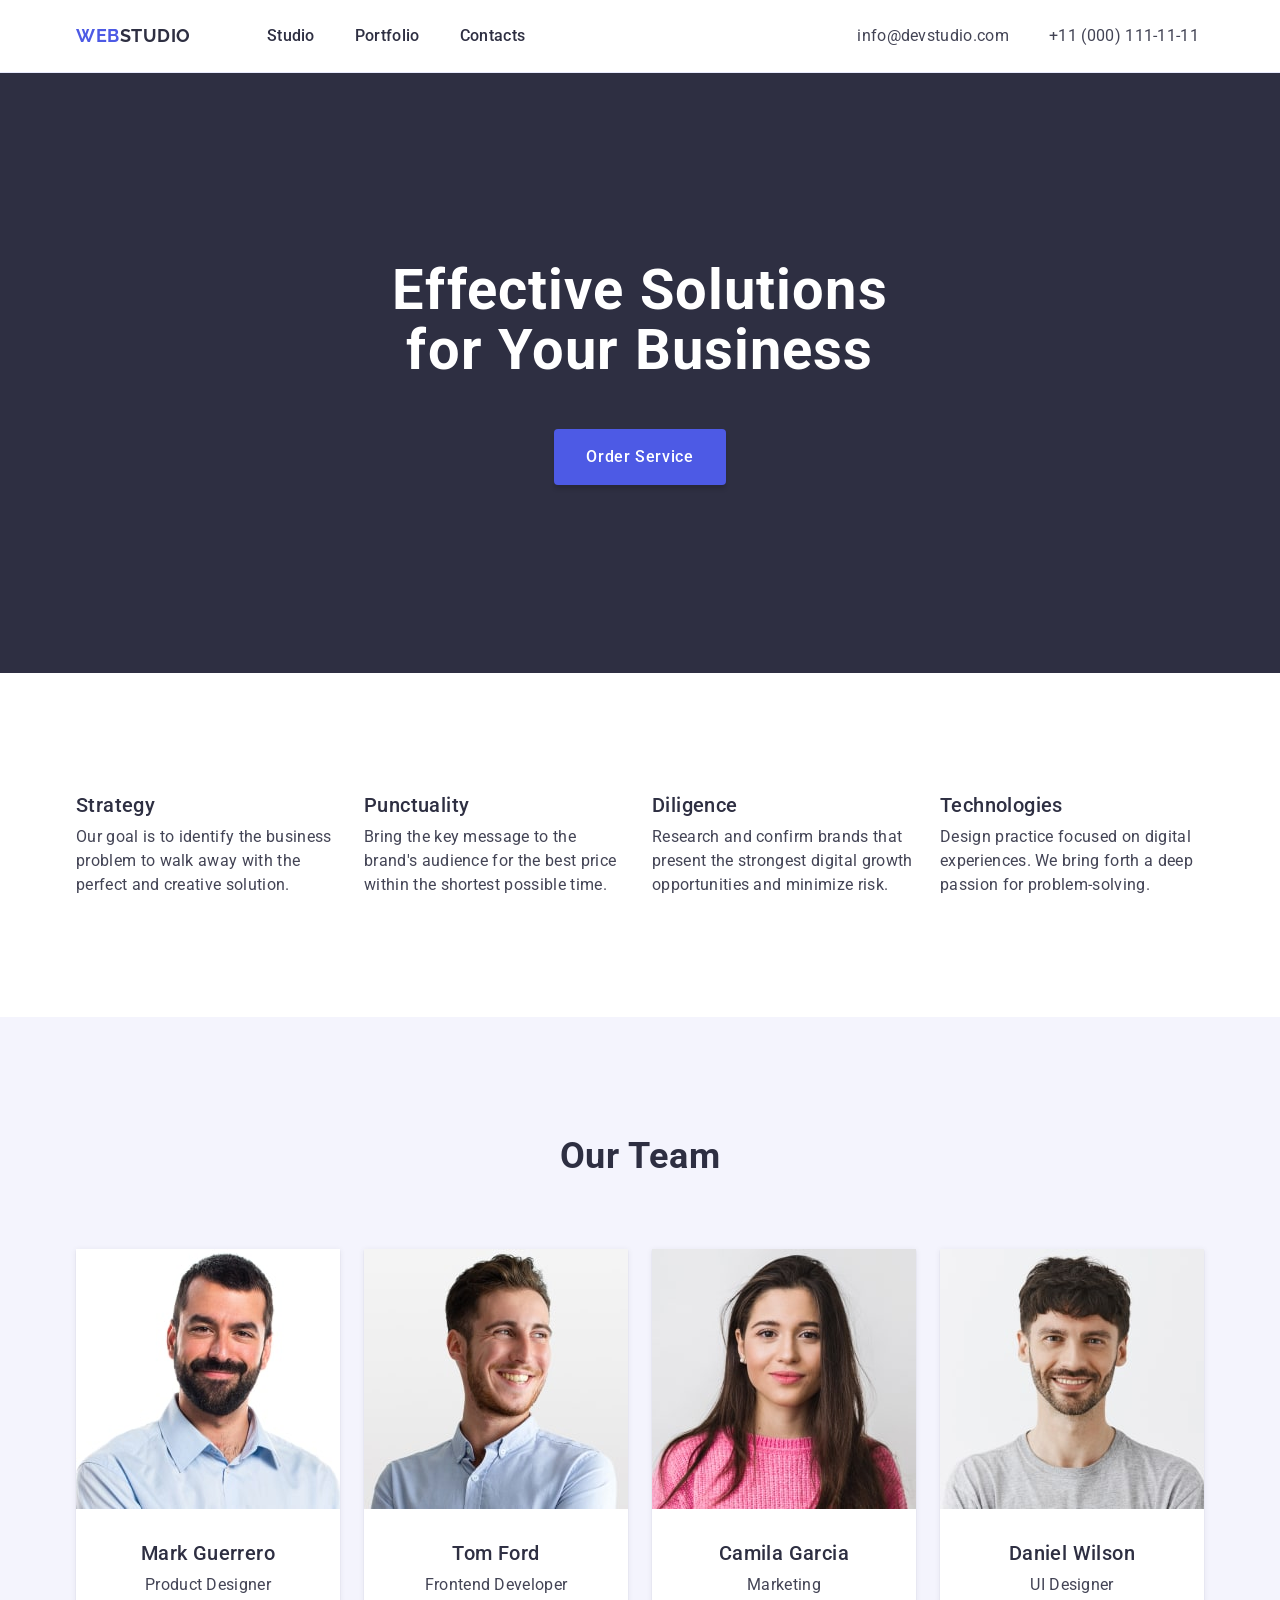
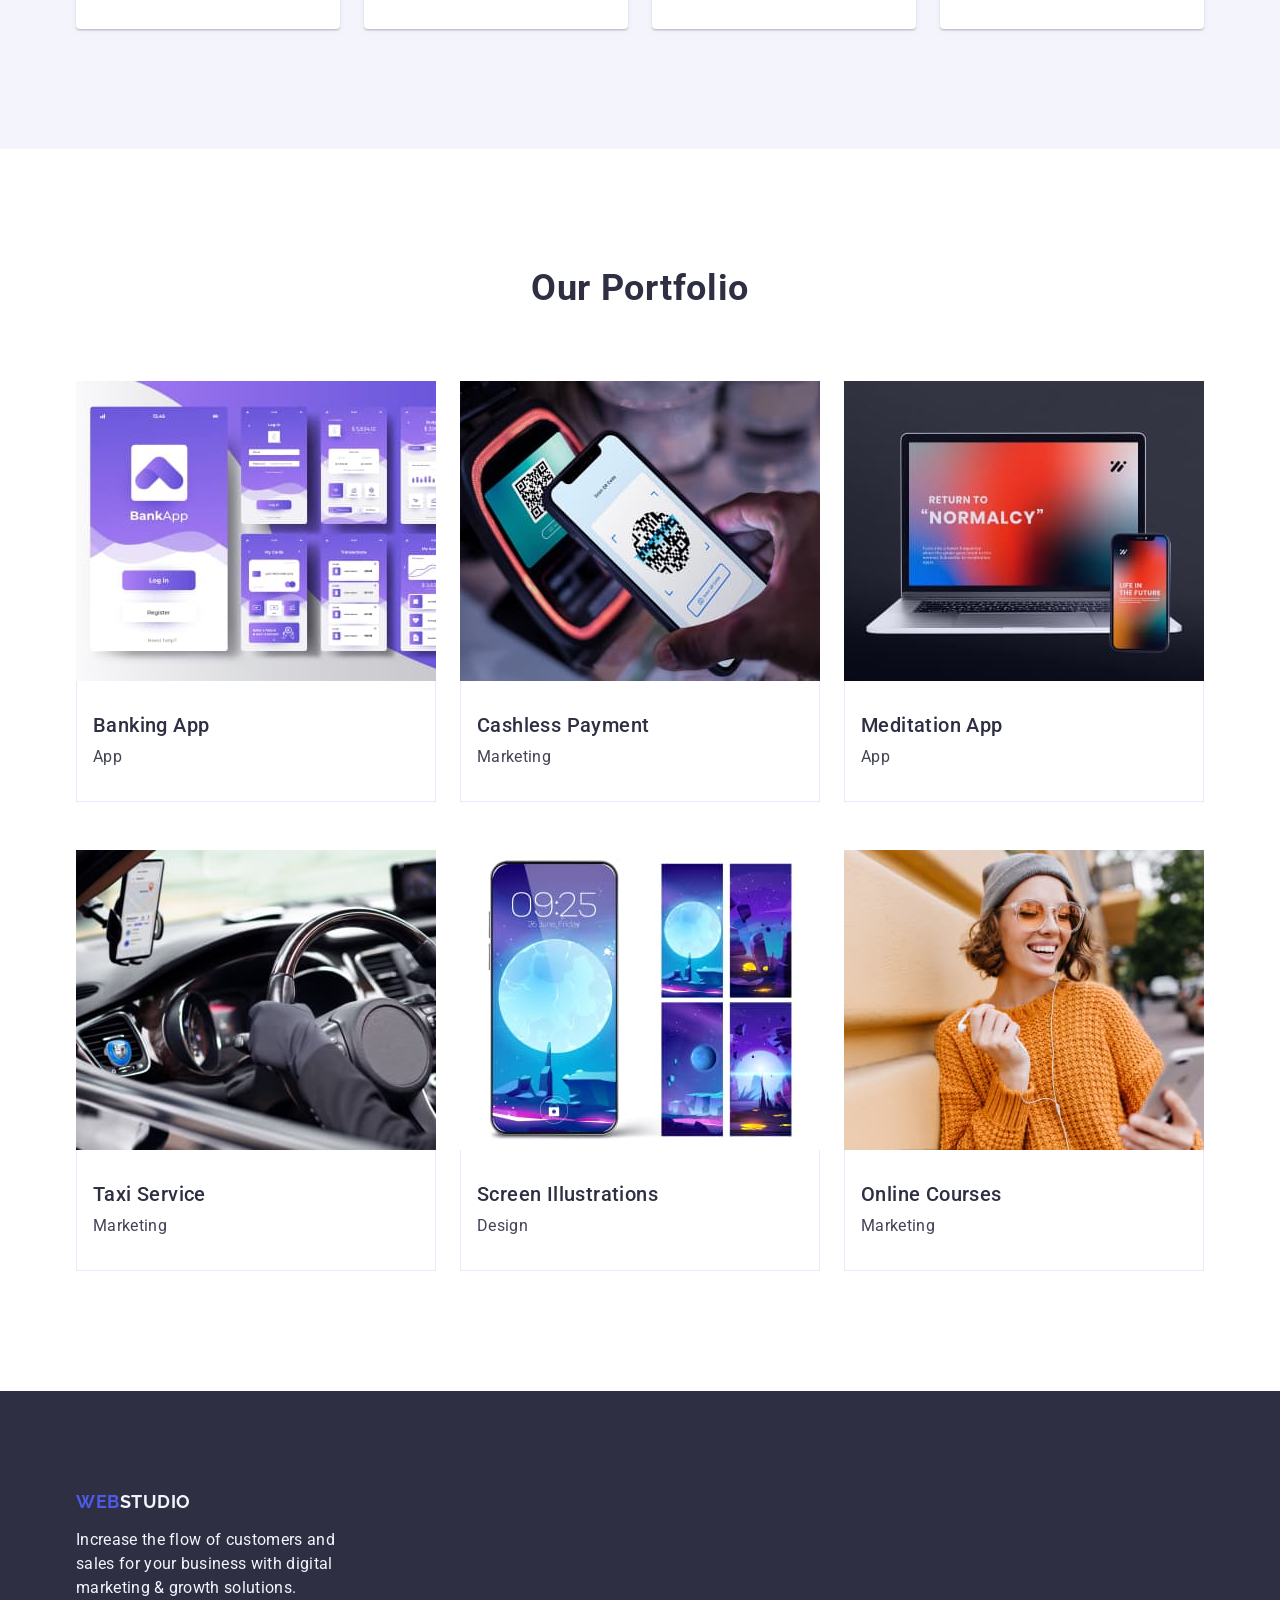
<file: index.html>
<!DOCTYPE html>
<html lang="en">
<head>
    <meta charset="UTF-8">
    <meta http-equiv="X-UA-Compatible" content="IE=edge">
    <meta name="viewport" content="width=device-width, initial-scale=1.0">
    <link rel="stylesheet"
    href="https://cdnjs.cloudflare.com/ajax/libs/modern-normalize/1.0.0/modern-normalize.min.css">
    <link rel="preconnect" href="https://fonts.googleapis.com">
    <link rel="preconnect" href="https://fonts.gstatic.com" crossorigin>
    <link href="https://fonts.googleapis.com/css2?family=Raleway:wght@700&family=Roboto:wght@400;500;700&display=swap" rel="stylesheet">
    <link rel="stylesheet" href="./css/styles.css" >
    <title>WEBStudio</title>
</head>
<body>
    <header class="header">
        <div class="container">
            <nav class="nav-header">
                <a class="logo" href="./index.html">WEB<span class="logo-studio">Studio</span></a>
                <ul class="list-menu">
                    <li><a class="menu" href="./index.html">Studio</a></li>
                    <li><a class="menu" href="">Portfolio</a></li>
                    <li><a class="menu" href="">Contacts</a></li>
                </ul>
            </nav>
            <address class="contacts-adr">
                <ul class="list-contacts">
                    <li><a class="contacts" href="mailto:info@devstudio.com">info@devstudio.com</a></li>
                    <li><a class="contacts" href="tel:+110001111111">+11 (000) 111-11-11</a></li>
                </ul>
            </address>
        </div>
    </header>
    <main>
        <section class="hero">
            <div class="container">
                <h1 class="hero-title">Effective Solutions for Your Business</h1>
                <button class="button-order" type="button">Order Service</button>
            </div>
        </section>
        <section class="benefits section">
            <div class="container">
                <h2 class="visually-hidden">Benefits</h2>
                <ul class="benefits-list">
                    <li class="benefits-item">
                        <h3 class="benefits-title">Strategy</h3>
                        <p class="benefits-text">Our goal is to identify the business problem to walk away with the perfect and creative solution. </p>     
                    </li>
                    <li class="benefits-item">
                        <h3 class="benefits-title">Punctuality</h3>
                        <p class="benefits-text">Bring the key message to the brand's audience for the best price within the shortest possible time.</p>
                    </li>
                    <li class="benefits-item">
                        <h3 class="benefits-title">Diligence</h3>
                        <p class="benefits-text">Research and confirm brands that present the strongest digital growth opportunities and minimize risk.</p>
                    </li>
                    <li class="benefits-item">
                        <h3 class="benefits-title">Technologies</h3>
                        <p class="benefits-text">Design practice focused on digital experiences. We bring forth a deep passion for problem-solving.</p>
                    </li>
                </ul>
            </div>
        </section>
        <section class="team section">
            <div class="container">
                <h2 class="team-title">Our Team</h2>
                <ul class="team-list">
                    <li class="team-card">
                        <img width="264" height="260" src="./images/photo1.jpg" alt="Mark Guerrero, Product Designer">
                        <div class="team-card-text">      
                            <h3 class="team-card-title">Mark Guerrero</h3>
                            <p class="team-text">Product Designer</p>
                        </div>
                    </li>
                    <li class="team-card">
                        <img width="264" height="260" src="./images/photo2.jpg" alt="Tom Ford Frontend, Developer">
                        <div class="team-card-text">
                            <h3 class="team-card-title">Tom Ford</h3>
                            <p class="team-text">Frontend Developer</p>
                        </div>
                    </li>
                    <li class="team-card">
                        <img width="264" height="260" src="./images/photo3.jpg" alt="Camila Garcia, Marketing">
                        <div class="team-card-text">
                            <h3 class="team-card-title">Camila Garcia</h3>
                            <p class="team-text">Marketing</p>
                        </div>
                    </li>
                    <li class="team-card">
                        <img width="264" height="260" src="./images/photo4.jpg" alt="Daniel Wilson, UI Designer">
                        <div class="team-card-text">
                            <h3 class="team-card-title">Daniel Wilson</h3>
                            <p class="team-text">UI Designer</p>
                        </div>
                    </li>
                </ul>
            </div>
        </section>
        <section class="portfolio section">
            <div class="container">
                <h2 class="portfolio-title">Our Portfolio</h2>
                <ul class="portfolio-list">
                    <li class="portfolio-card">
                        <img width="360" height="300" src="./images/portfolio1.jpg" alt="Picture banking application">
                        <div class="portfolio-item">
                            <h3 class="portfolio-title-card">Banking App</h3>
                            <p class="portfolio-text">App</p>
                        </div>
                    </li>
                    <li class="portfolio-card">
                        <img width="360" height="300" src="./images/portfolio2.jpg" alt="Phone and gadget">
                        <div class="portfolio-item">   
                            <h3 class="portfolio-title-card">Cashless Payment</h3>
                            <p class="portfolio-text">Marketing</p>
                        </div>
                    </li>
                    <li class="portfolio-card">
                        <img width="360" height="300" src="./images/portfolio3.jpg" alt="Picture meditaion application">
                        <div class="portfolio-item">
                            <h3 class="portfolio-title-card">Meditation App</h3>
                            <p class="portfolio-text">App</p>
                        </div>
                    </li>
                    <li class="portfolio-card">
                        <img width="360" height="300" src="./images/portfolio4.jpg" alt="Taxi Service">
                        <div class="portfolio-item">
                            <h3 class="portfolio-title-card">Taxi Service</h3>
                            <p class="portfolio-text">Marketing</p>
                        </div>
                    </li>
                    <li class="portfolio-card">
                        <img width="360" height="300" src="./images/portfolio5.jpg" alt="Picture meditaion application">
                        <div class="portfolio-item">
                            <h3 class="portfolio-title-card">Screen Illustrations</h3>
                            <p class="portfolio-text">Design</p>
                        </div>
                    </li>
                    <li class="portfolio-card">
                        <img width="360" height="300" src="./images/portfolio6.jpg" alt="Picture meditaion application">
                        <div class="portfolio-item">
                            <h3 class="portfolio-title-card">Online Courses</h3>
                            <p class="portfolio-text">Marketing</p>
                        </div>
                    </li>
                </ul>
            </div>
        </section>
    </main>
    <footer class="footer">
        <div class="container">
            <a class="logo footer-link" href="./index.html">WEB<span class="logo-studio-footer">Studio</span></a>
            <p class="footer-text">
                Increase the flow of customers and
                sales for your business with digital
                marketing & growth solutions.
            </p>
        </div>
    </footer>
</body>
</html>
</file>
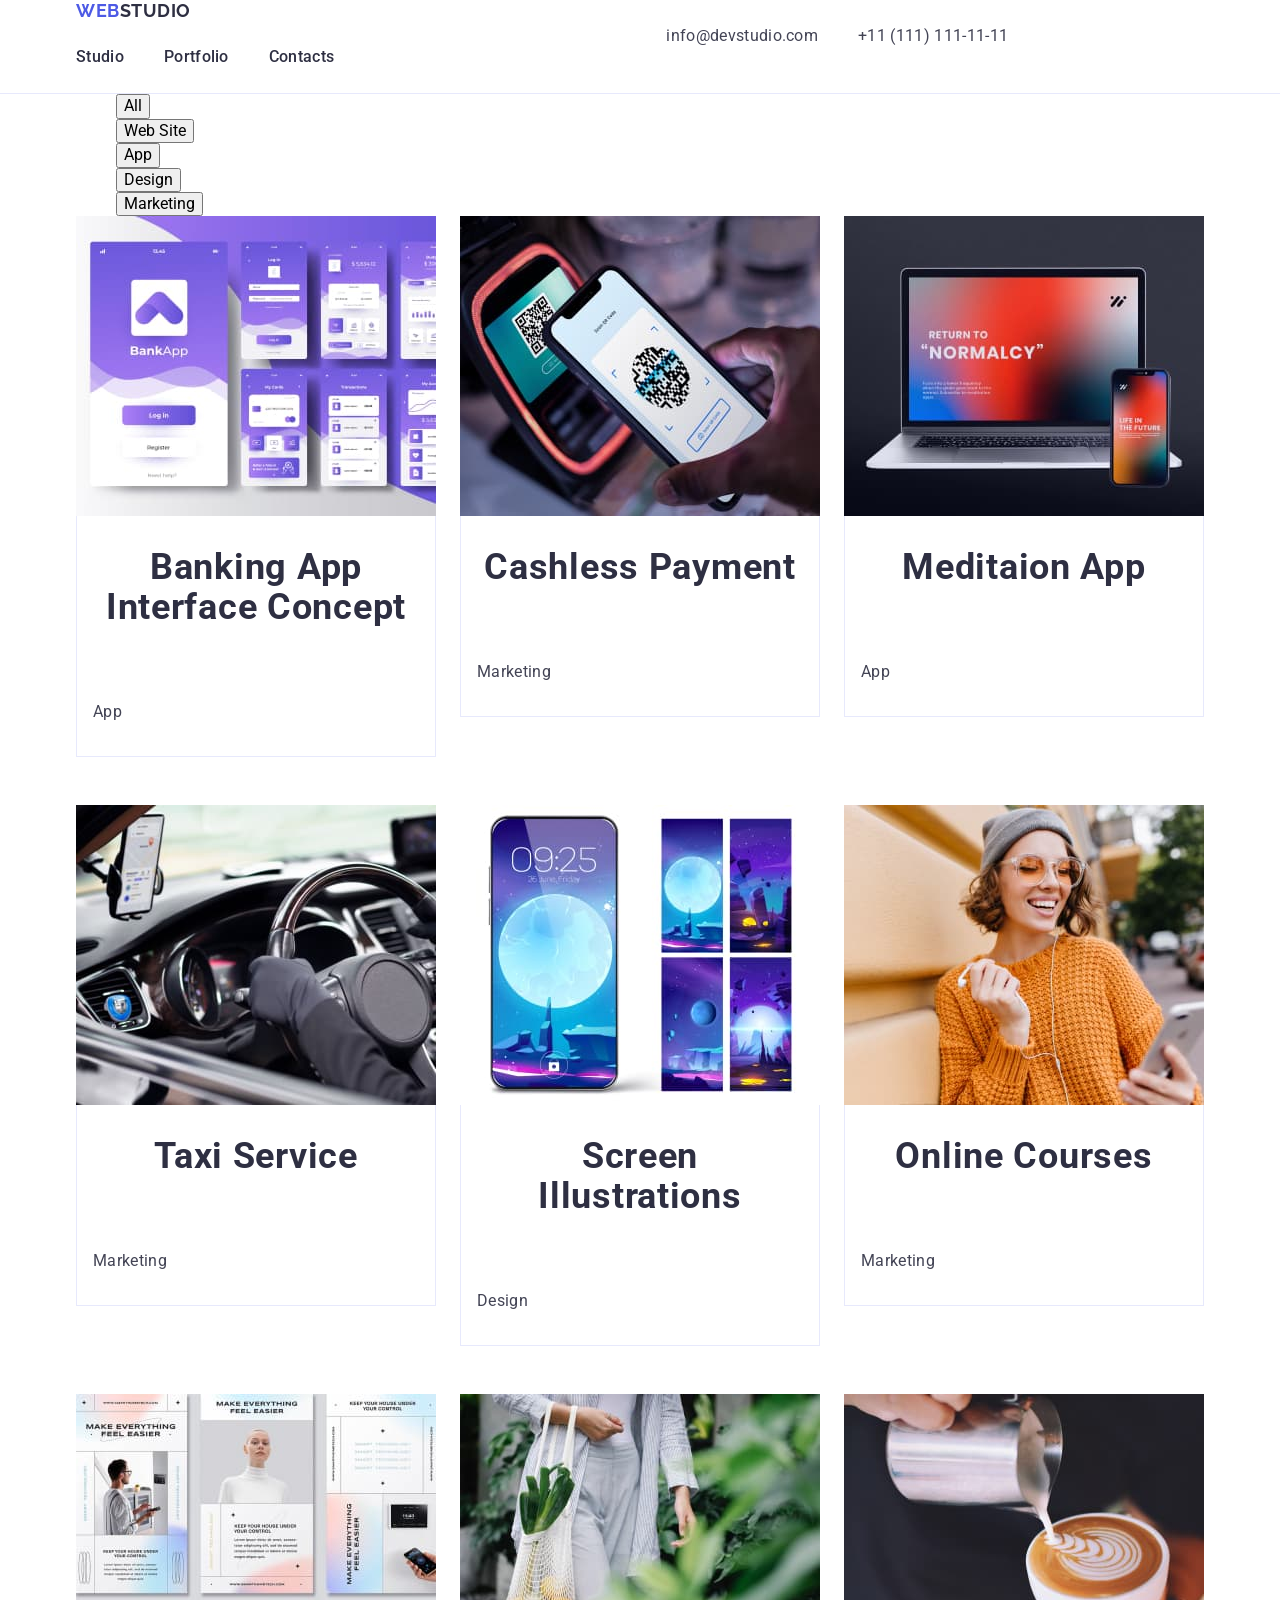
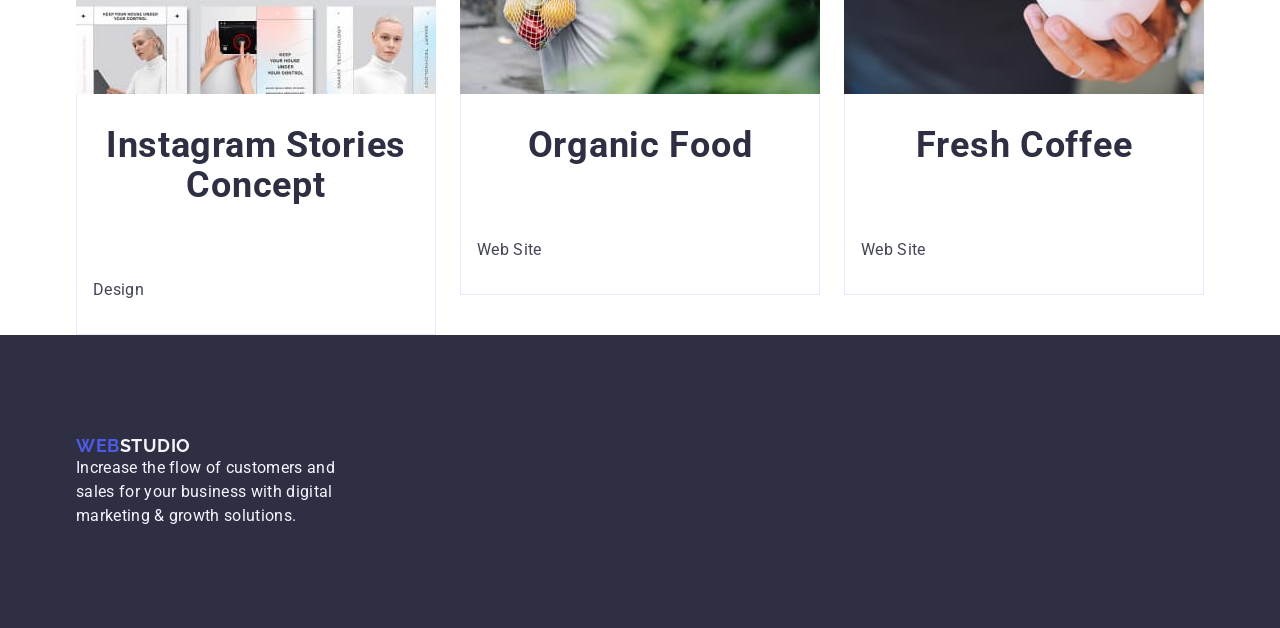
<file: portfolio.html>
<!DOCTYPE html>
<html lang="en">
<head>
    <meta charset="UTF-8">
    <meta http-equiv="X-UA-Compatible" content="IE=edge">
    <meta name="viewport" content="width=device-width, initial-scale=1.0">
    <link rel="stylesheet"
    href="https://cdnjs.cloudflare.com/ajax/libs/modern-normalize/1.0.0/modern-normalize.min.css"/>
    <link rel="preconnect" href="https://fonts.googleapis.com">
    <link rel="preconnect" href="https://fonts.gstatic.com" crossorigin>
    <link href="https://fonts.googleapis.com/css2?family=Raleway:wght@800&family=Roboto:wght@400;500;700;900&display=swap" rel="stylesheet">
    <link rel="stylesheet" href="./css/styles.css" />
    <title>Portfolio</title>
</head>
<body>
    <header class="header">
        <div class="container">
            <nav>
                <a class="logo" href="./portfolio.html">WEB<span class="logo-studio">STUDIO</span></a>
                <ul class="list-menu">
                    <li><a class="menu" href="./index.html">Studio</a></li>
                    <li><a class="menu" href="./portfolio.html">Portfolio</a></li>
                    <li><a class="menu" href="./index.html">Contacts</a></li>
                </ul>
            </nav>
            <ul class="list-contacts">
                <li><a class="contacts" href=mailto:info@devstudio.com">info@devstudio.com</a></li>
                <li><a class="contacts" href="tel:+11(111)1111111">+11 (111) 111-11-11</a></li>
            </ul>
        </div>
    </header>
    <main>
        <section class="portfolio">
            <div class="container">
                <h1 hidden>Portfolio</h1>
                <ul class="portfolio-buttons-list">
                    <li>
                        <button class="button-filter" type="button">All</button>
                    </li>
                    <li>
                        <button class="button-filter" type="button">Web Site</button>
                    </li>
                    <li>
                        <button class="button-filter" type="button">App</button>
                    </li>
                    <li>
                        <button class="button-filter" type="button">Design</button>
                    </li>
                    <li>
                        <button class="button-filter" type="button">Marketing</button>
                    </li>
                </ul>
                <ul class="portfolio-list">
                    <li class="portfolio-card">
                        <a class="link" href="">
                            <img width="360" height="300" src="./images/portfolio1.jpg" alt="Picture banking application">
                            <div class="portfolio-item">
                                <h2 class="portfolio-title">Banking App Interface Concept</h2>
                                <p class="portfolio-text">App</p>
                            </div>
                        </a>
                    </li>
                    <li class="portfolio-card">
                        <a class="link" href="">
                            <img width="360" height="300" src="./images/portfolio2.jpg" alt="Phone and gadget">
                            <div class="portfolio-item">
                                <h2 class="portfolio-title">Cashless Payment</h2>
                                <p class="portfolio-text">Marketing</p>
                            </div>
                        </a>
                    </li>
                    <li class="portfolio-card">
                        <a class="link" href="">
                            <img width="360" height="300" src="./images/portfolio3.jpg" alt="Picture meditaion application">
                            <div class="portfolio-item">
                                <h2 class="portfolio-title">Meditaion App</h2>
                                <p class="portfolio-text">App</p>
                            </div>
                        </a>
                    </li>
                    <li class="portfolio-card">
                        <a class="link" href="">
                            <img width="360" height="300" src="./images/portfolio4.jpg" alt="Taxi Service">
                            <div class="portfolio-item">
                                <h2 class="portfolio-title">Taxi Service</h2>
                                <p class="portfolio-text">Marketing</p>
                            </div>
                        </a>
                    </li>
                    <li class="portfolio-card">
                        <a class="link" href="">
                            <img width="360" height="300" src="./images/portfolio5.jpg" alt="Picture meditaion application">
                            <div class="portfolio-item">
                                <h2 class="portfolio-title">Screen Illustrations</h2>
                                <p class="portfolio-text">Design</p>
                            </div>
                        </a>
                    </li>
                    <li class="portfolio-card">
                        <a class="link" href="">
                            <img width="360" height="300" src="./images/portfolio6.jpg" alt="Picture meditaion application">
                            <div class="portfolio-item">
                                <h2 class="portfolio-title">Online Courses</h2>
                                <p class="portfolio-text">Marketing</p>
                            </div>
                        </a>
                    </li>
                    <li class="portfolio-card">
                        <a class="link" href="">
                            <img width="360" height="300" src="./images/portfolio7.jpg" alt="Taxi Service">
                            <div class="portfolio-item">
                                <h2 class="portfolio-title">Instagram Stories Concept</h2>
                                <p class="portfolio-text">Design</p>
                        </div>
                        </a>
                    </li>
                    <li class="portfolio-card">
                        <a class="link" href="">
                            <img width="360" height="300" src="./images/portfolio8.jpg" alt="Picture meditaion application">
                            <div class="portfolio-item">
                                <h2 class="portfolio-title">Organic Food</h2>
                                <p class="portfolio-text">Web Site</p>
                            </div>
                        </a>
                    </li>
                    <li class="portfolio-card">
                        <a class="link" href="">
                            <img width="360" height="300" src="./images/portfolio9.jpg" alt="Picture meditaion application">
                            <div class="portfolio-item">
                                <h2 class="portfolio-title">Fresh Coffee</h2>
                                <p class="portfolio-text">Web Site</p>
                            </div>
                        </a>
                    </li>
                </ul>
            </div>
        </section>
    </main>
    <footer class="footer">
        <div class="container">
            <a class="logo" href="./portfolio.html">WEB<span class="logo-studio-footer">STUDIO</span></a>
            <p class="footer-text">
                Increase the flow of customers and 
                sales for your business with digital 
                marketing & growth solutions.
            </p>
        </div>
    </footer>
</body>
</html>
</file>
<file: css/styles.css>
:root {
    --textbasecolor:#2e2f42; /* базовый цвет шрифта*/
    --buttonbasecolor:#4d5ae5; /* цвет кнопки, эффекты */
    --textsecondcolor: #404455; /* второй цвет шрифта*/
    --textbenefitscol:#434455;
    --addtextcolor: #ffffff; /*доп цвет заголовков, кнопок*/
    --buttonbackcol: #404BBF; /*цвет бека кнопки*/
    --footertextcol: #f4f4fd; /*цвет текста в футере*/
    --footerlogocol: #f4f4fd; /*цвет лого STUDIO в футере*/
}
body {
    font-family: 'Roboto', sans-serif;
    font-size: 16px;
    letter-spacing: 0.02em;
    color: #434455;
    background-color: #ffffff;
}

h1,
h2,
h3,
h4,
h5,
h6,
p {
    margin: 0;
    padding: 0;
}

ul,
ol {
  list-style-type: none;
  margin: 0;
  
}

img {
    display: block;
}
/* общий стиль хедера для страницы studio и portfolio */
.header {
    border-bottom: 1px solid #E7E9FC;
}
.container {
    max-width: 1158px;
    padding-left: 15px;
    padding-right: 15px;
    margin: 0 auto;
}

header .container {
    display: flex;
}

.nav-header {
    display: flex;
    align-items: center;
}

.link {
    text-decoration: none;
}
.list {
    list-style: none;
}
.list-menu {
    list-style: none;
    gap: 40px;
    display: flex;
    align-items: center;
    padding: 0; 
}
.logo {
    font-family: "Raleway", sans-serif;
    font-weight: 700;
    font-size: 18px;
    line-height: 1.17;
    letter-spacing: 0.03em;
    text-transform: uppercase;
    text-decoration: none;
    color: var(--buttonbasecolor);
    padding: 24px 0px 24px 0px;
    margin-right: 76px;
}
.logo-studio {
    font-family: "Raleway", sans-serif;
    font-weight: 700;
    font-size: 18px;
    line-height: 1.17;
    letter-spacing: 0.03em;
    text-transform: uppercase;
    color:var(--textbasecolor);
}
.logo-studio-footer {
    font-family: "Raleway", sans-serif;
    font-weight: 700;
    font-size: 18px;
    line-height: 1.17;
    letter-spacing: 0.03em;
    text-transform: uppercase;
    color: var(--footerlogocol);
}
.menu { 
    font-weight: 500;
    font-size: 16px;
    line-height: 1.5;
    letter-spacing: 0.02em;
    color: var(--textbasecolor);
    text-decoration: none;
    display: block;
    padding: 24px 0px 24px 0px;
}
.menu:hover {
    color :var(--buttonbackcol);
}
.menu:focus {
    color: var(--buttonbackcol);
}
.list-contacts {
    list-style: none;
    gap: 40px;
    display: flex;
    padding: 0;
    margin: 0 0 0 332px;
}
.contacts-adr {
    font-style: normal;
}
.contacts {
line-height: 1.5;
letter-spacing: 0.02em;
text-decoration: none;
font-style: normal;
color:#434455;
display : block;
padding: 24px 0px 24px 0px
}
.contacts:hover, .contacts:focus {
    color: var(--buttonbackcol);
}
/* конец хедера */
/* страница Studio */
.hero {
    background: var(--textbasecolor);
    padding: 188px 0 188px 0;
}
.hero .container {
    display: flex;
    flex-direction: column;
    align-items: center;

}
.hero-title {
    font-weight: 700;
    font-size: 56px;
    line-height: 1.07;
    letter-spacing: 0.02em;
    text-align: center;
    max-width: 496px;
    color: var(--addtextcolor);  
}
.button-order {
    font-family: inherit;;
    font-weight: 500;
    font-size: 16px;
    line-height: 1.5;
    letter-spacing: 0.04em;
    color: var(--addtextcolor);
    background-color: var(--buttonbasecolor);
    cursor:pointer;
    min-width:169px;
    height: 56px;      
    white-space: nowrap; 
    border-radius: 4px;
    padding: 16px 32px;
    margin-top: 48px;
    box-shadow: 0 4px 4px rgba(0, 0, 0, 0.15);
    border: none;     
}
.button-order:hover {
    background-color: var(--buttonbackcol);
}
.button-order:focus {
    background-color: var(--buttonbackcol);
}
.section {
    padding: 120px 0px;
}
.benefits {
    
}
.visually-hidden {
  position: absolute;
  width: 1px;
  height: 1px;
  margin: -1px;
  border: 0;
  padding: 0;
  white-space: nowrap;
  clip-path: inset(100%);
  clip: rect(0, 0, 0, 0);
  overflow: hidden;
}
.benefits-item {
    width: calc((100% - 72px) / 4);
}

.benefits-title {
    font-weight: 500;
    font-size: 20px;
    line-height: 1.2;
    letter-spacing: 0.02em;
    color:var(--textbasecolor);
    margin-bottom: 8px;
}
.benefits-list {
    list-style: none;
    display: flex;
    padding: 0;
    justify-content: space-between;
    gap: 24px;
}

.benefits-text {
    line-height: 1.5;
    color:var(--textbenefitscol);
}

.team {
    background-color: #F4F4FD;
    margin-top: 0px;
}

.team .container {
    display: flex;
    flex-direction: column;
    align-items: center;
}

.team-title {
    font-weight: 700;
    font-size: 36px;
    line-height: 1.11;
    letter-spacing: 0.02em;
    color: var(--textbasecolor);
    text-transform: capitalize;
    text-align: center;
    margin-bottom: 72px;
}
.team-list {
    list-style: none;
    display: flex;
    padding: 0;
    gap: 24px;
}
.team-card { 
    background-color: #ffffff;
    overflow: hidden;
    width: calc((100% - 72px) / 4);
    border-radius: 0px 0px 4px 4px;
    box-shadow:  0px 2px 1px rgba(46, 47, 66, 0.08),
        0px 1px 1px rgba(46, 47, 66, 0.16),
        0px 1px 6px rgba(46, 47, 66, 0.08);
}

.team-card-text {
    display: flex;
    flex-direction: column;
    align-items: center;
    padding: 32px 0;
}

.team-card-title {
    font-weight: 500;
    font-size: 20px;
    line-height: 1.2;
    letter-spacing: 0.02em;
    color:var(--textbasecolor);
    text-align: center;
    margin-bottom: 8px;
}

.team-text {
    line-height: 1.5;
    text-align: center; 
    color:var(--textbenefitscol);
}



/* секция Portfolio */
.portfolio {

}
.portfolio-title {
    font-weight: 700;
    font-size: 36px;
    line-height: 1.11;
    letter-spacing: 0.02em;
    color: var(--textbasecolor);
    text-transform: capitalize;
    text-align: center;
    margin-bottom:72px;
}
.portfolio-list {
    display: flex;
    flex-wrap: wrap;
    padding: 0;
    column-gap: 24px;
    row-gap: 48px;
}

.portfolio-card {
    list-style: none;
    width: calc((100% - 48px) / 3);
}
.portfolio-item {
    background-color: #ffffff;
    padding: 32px 16px;
    border-left: 1px solid #E7E9FC;
    border-right: 1px solid #E7E9FC;
    border-bottom: 1px solid #E7E9FC;
    /* box-shadow: 0px 1px 6px rgba(46, 47, 66, 0.08), 
    0px 1px 1px rgba(46, 47, 66, 0.16), 
    0px 2px 1px rgba(46, 47, 66, 0.08); */
    border-top: none;
}
.portfolio-title-card {
    font-weight: 500;
    font-size: 20px;
    line-height: 1.2;
    letter-spacing: 0.02em;
    color:var(--textbasecolor);
    margin-bottom: 8px;
}
.portfolio-text {
    line-height: 1.5;
    letter-spacing: 0.02em;
    color: var(--textbenefitscol);
}
/* общий футер */
.footer {
    background-color: var(--textbasecolor);
    padding: 100px 0px;
}
footer .logo{
    padding: 0;
}
.footer-link {
    display: inline-block;
    margin-bottom: 16px;
}
.footer-text {
    line-height: 1.5;
    color: var(--footertextcol);
    width: 264px;
}
/* конец общего футера */
</file>
